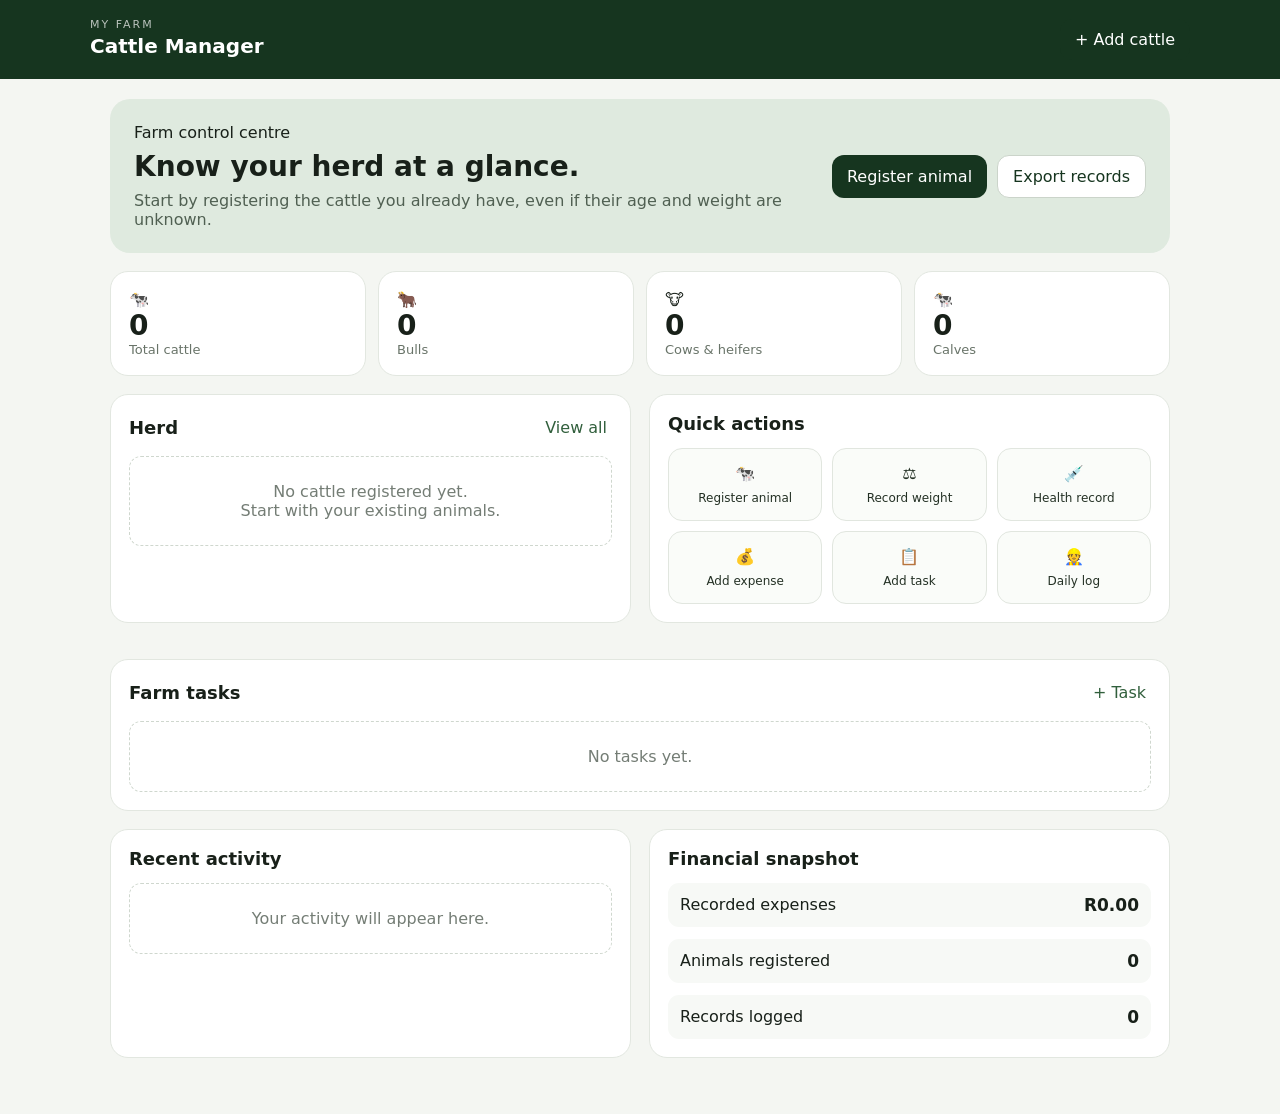
<file: index.html>
<!doctype html>
<html lang="en">
<head>
  <meta charset="UTF-8" />
  <meta name="viewport" content="width=device-width, initial-scale=1.0" />
  <meta name="theme-color" content="#16351f" />
  <link rel="manifest" href="manifest.webmanifest" />
  <link rel="icon" href="icon.svg" type="image/svg+xml" />
  <title>My Farm — Cattle Manager</title>
  <link rel="stylesheet" href="style.css" />
</head>
<body>
  <header class="topbar">
    <div>
      <div class="eyebrow">MY FARM</div>
      <h1>Cattle Manager</h1>
    </div>
    <button class="primary" id="quickAdd">+ Add cattle</button>
  </header>

  <main class="container">
    <section class="hero">
      <div>
        <span class="pill">Farm control centre</span>
        <h2>Know your herd at a glance.</h2>
        <p>Start by registering the cattle you already have, even if their age and weight are unknown.</p>
      </div>
      <div class="hero-actions">
        <button class="primary" id="registerBtn">Register animal</button>
        <button class="secondary" id="exportBtn">Export records</button>
      </div>
    </section>

    <section class="stats" id="stats"></section>

    <section class="grid-2">
      <div class="card">
        <div class="section-head"><h3>Herd</h3><button class="link" id="showAll">View all</button></div>
        <div id="herdList" class="animal-list"></div>
      </div>
      <div class="card">
        <div class="section-head"><h3>Quick actions</h3></div>
        <div class="quick-grid">
          <button class="action" data-action="animal">🐄<span>Register animal</span></button>
          <button class="action" data-action="weight">⚖️<span>Record weight</span></button>
          <button class="action" data-action="health">💉<span>Health record</span></button>
          <button class="action" data-action="expense">💰<span>Add expense</span></button>
          <button class="action" data-action="task">📋<span>Add task</span></button>
          <button class="action" data-action="caretaker">👷<span>Daily log</span></button>
        </div>
      </div>
    </section>

    <section class="card">
      <div class="section-head"><h3>Farm tasks</h3><button class="link" id="addTask">+ Task</button></div>
      <div id="taskList" class="task-list"></div>
    </section>

    <section class="grid-2">
      <div class="card">
        <div class="section-head"><h3>Recent activity</h3></div>
        <div id="activityList" class="activity-list"></div>
      </div>
      <div class="card">
        <div class="section-head"><h3>Financial snapshot</h3></div>
        <div class="finance" id="finance"></div>
      </div>
    </section>
  </main>

  <dialog id="animalDialog">
    <form method="dialog" id="animalForm" class="modal">
      <div class="section-head"><h3>Register animal</h3><button type="button" class="icon-btn" data-close>×</button></div>
      <p class="muted">Use a temporary ID if the animal has no ear tag.</p>
      <label>Animal ID<input name="id" required placeholder="BULL-001" /></label>
      <div class="form-grid">
        <label>Type<select name="type"><option>Bull</option><option>Cow</option><option>Heifer</option><option>Calf</option></select></label>
        <label>Breed<input name="breed" placeholder="Nguni / Bosmara / Unknown" /></label>
      </div>
      <div class="form-grid">
        <label>Estimated age (months)<input name="age" type="number" min="0" placeholder="Unknown" /></label>
        <label>Weight (kg)<input name="weight" type="number" min="0" placeholder="Unknown" /></label>
      </div>
      <label>Colour / markings<textarea name="markings" rows="2" placeholder="Brown, white face, etc."></textarea></label>
      <label>Notes<textarea name="notes" rows="2" placeholder="Anything useful about this animal"></textarea></label>
      <div class="modal-actions"><button type="button" class="secondary" data-close>Cancel</button><button class="primary">Save animal</button></div>
    </form>
  </dialog>

  <dialog id="taskDialog">
    <form method="dialog" id="taskForm" class="modal">
      <div class="section-head"><h3>Add farm task</h3><button type="button" class="icon-btn" data-close>×</button></div>
      <label>Task<input name="task" required placeholder="Check water tank" /></label>
      <label>Due date<input name="due" type="date" /></label>
      <div class="modal-actions"><button type="button" class="secondary" data-close>Cancel</button><button class="primary">Add task</button></div>
    </form>
  </dialog>

  <dialog id="recordDialog">
    <form method="dialog" id="recordForm" class="modal">
      <div class="section-head"><h3 id="recordTitle">Add record</h3><button type="button" class="icon-btn" data-close>×</button></div>
      <input type="hidden" name="recordType" />
      <label>Animal ID<input name="animalId" required placeholder="BULL-001" /></label>
      <label id="valueLabel">Details<textarea name="value" rows="3" required placeholder="Enter details"></textarea></label>
      <label>Cost (R)<input name="cost" type="number" min="0" step="0.01" placeholder="0" /></label>
      <div class="modal-actions"><button type="button" class="secondary" data-close>Cancel</button><button class="primary">Save record</button></div>
    </form>
  </dialog>

  <script src="app.js"></script>
  <script>
    if ('serviceWorker' in navigator) {
      window.addEventListener('load', () => navigator.serviceWorker.register('./sw.js'));
    }
  </script>
</body>
</html>
</file>
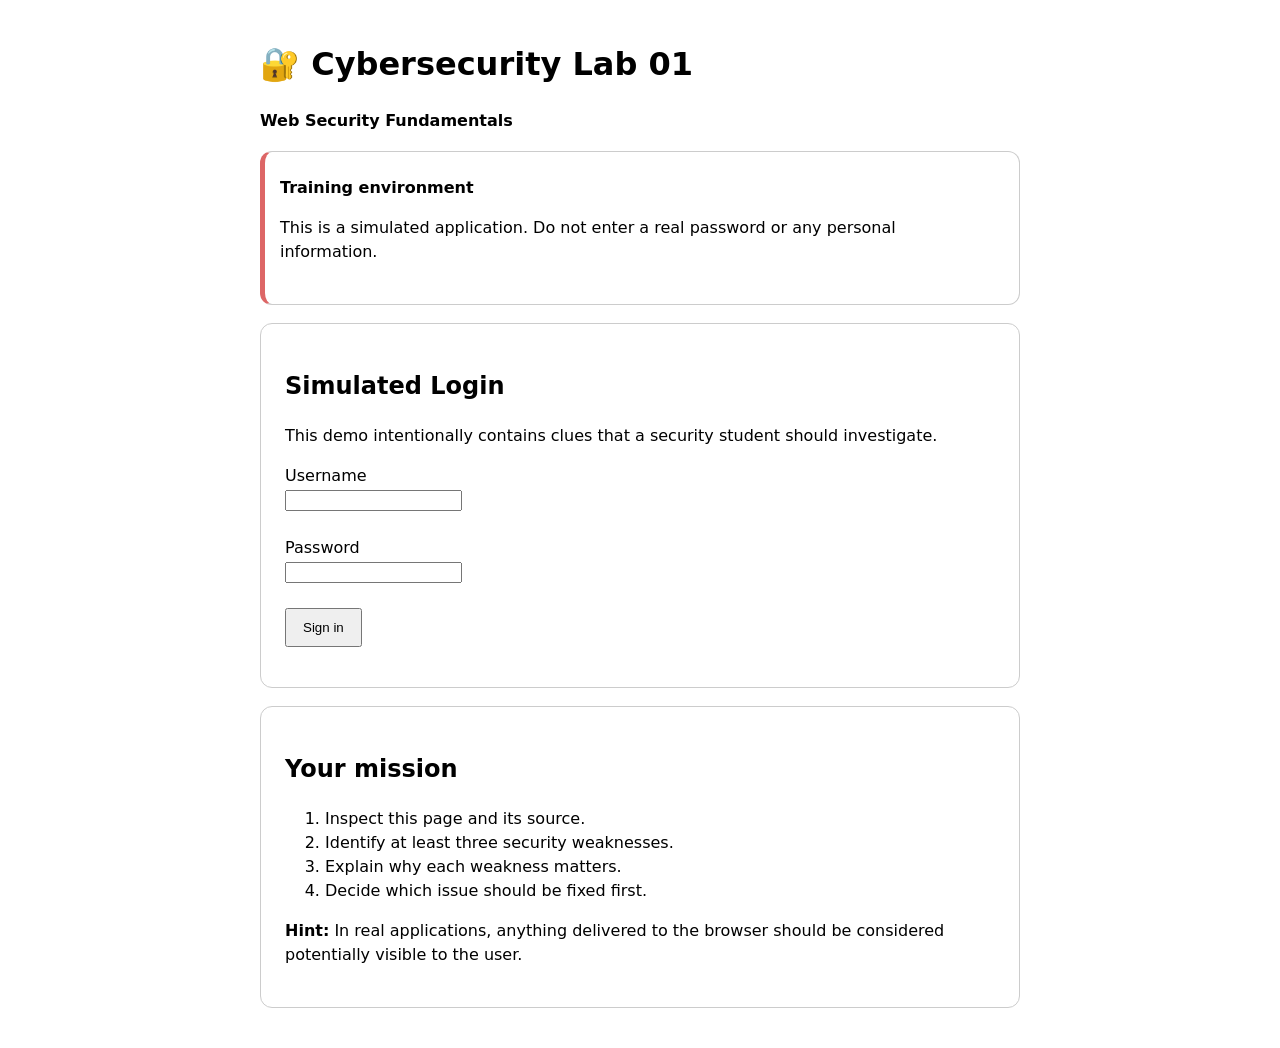
<file: cyber-lab/index.html>
<!doctype html>
<html lang="en">
<head>
  <meta charset="utf-8">
  <meta name="viewport" content="width=device-width,initial-scale=1">
  <title>Cybersecurity Lab 01</title>
  <style>
    body{font-family:system-ui,sans-serif;max-width:760px;margin:40px auto;padding:0 20px;line-height:1.5}
    .card{border:1px solid #ccc;border-radius:12px;padding:24px;margin:18px 0}
    code{background:#eee;padding:2px 5px;border-radius:4px}
    .warning{border-left:5px solid #d66;padding-left:15px}
    button{padding:10px 16px;cursor:pointer}
  </style>
</head>
<body>
  <h1>🔐 Cybersecurity Lab 01</h1>
  <p><strong>Web Security Fundamentals</strong></p>

  <div class="card warning">
    <strong>Training environment</strong>
    <p>This is a simulated application. Do not enter a real password or any personal information.</p>
  </div>

  <div class="card">
    <h2>Simulated Login</h2>
    <p>This demo intentionally contains clues that a security student should investigate.</p>
    <form onsubmit="return false">
      <label>Username<br><input id="username" autocomplete="off"></label><br><br>
      <label>Password<br><input id="password" type="password" autocomplete="off"></label><br><br>
      <button onclick="demoLogin()">Sign in</button>
    </form>
    <p id="result"></p>
  </div>

  <div class="card">
    <h2>Your mission</h2>
    <ol>
      <li>Inspect this page and its source.</li>
      <li>Identify at least three security weaknesses.</li>
      <li>Explain why each weakness matters.</li>
      <li>Decide which issue should be fixed first.</li>
    </ol>
    <p><strong>Hint:</strong> In real applications, anything delivered to the browser should be considered potentially visible to the user.</p>
  </div>

  <script>
    // Intentionally insecure training code. It does NOT contact a server.
    const demoUsername = 'lab-user';
    const demoPassword = 'training-only';

    function demoLogin(){
      const u=document.getElementById('username').value;
      const p=document.getElementById('password').value;
      document.getElementById('result').textContent =
        (u===demoUsername && p===demoPassword)
          ? 'Demo login accepted. This is only a local simulation.'
          : 'Demo login rejected.';
    }
  </script>
</body>
</html>
</file>
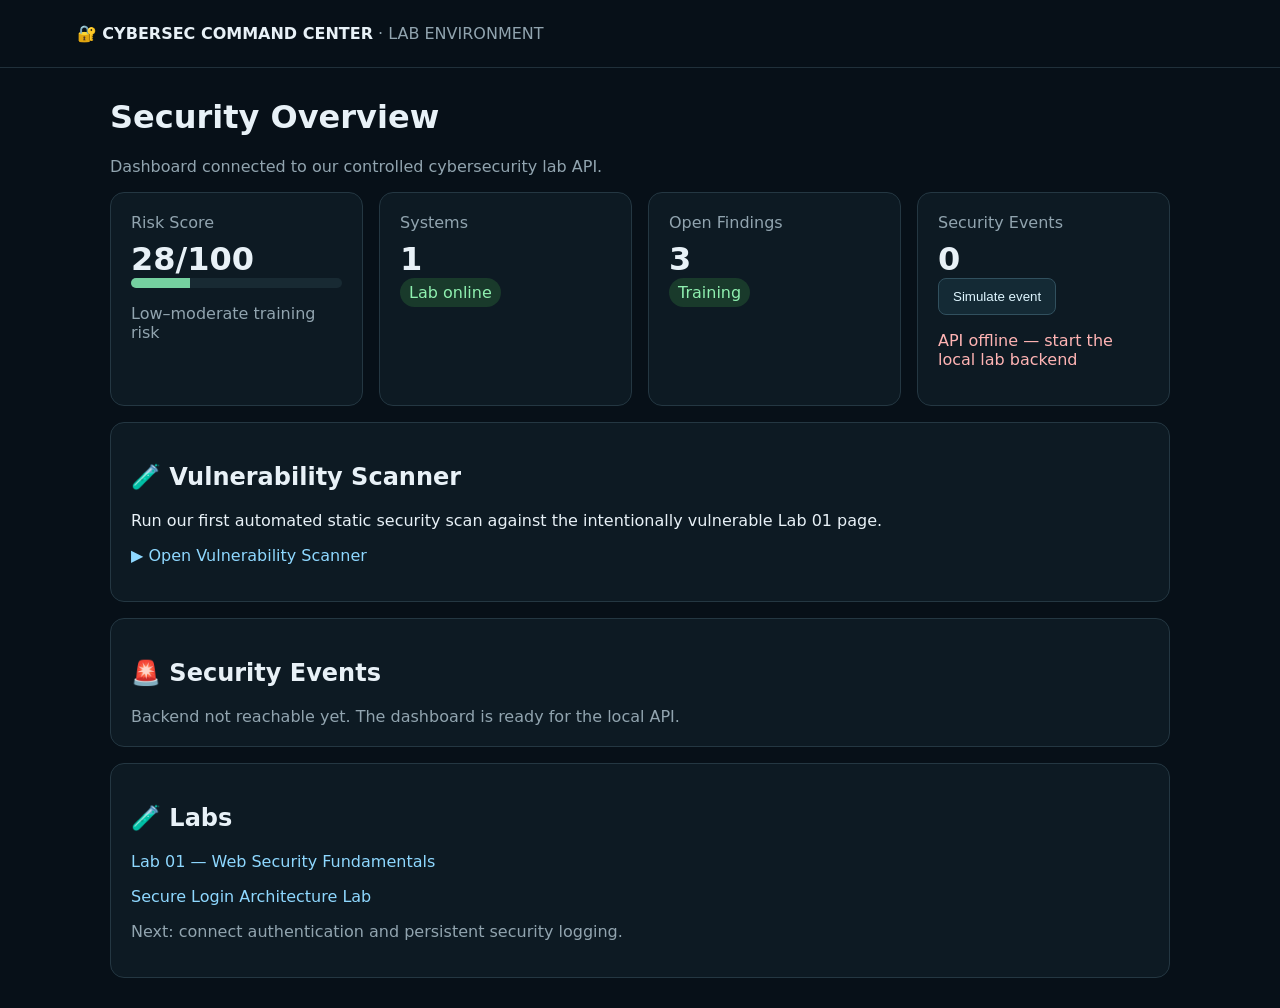
<file: cyber-lab/dashboard.html>
<!doctype html>
<html lang="en"><head><meta charset="utf-8"><meta name="viewport" content="width=device-width,initial-scale=1"><title>CyberSec Command Center</title><style>*{box-sizing:border-box}body{margin:0;font-family:system-ui;background:#071018;color:#e8f1f7}header{padding:24px 6%;border-bottom:1px solid #20303a}main{max-width:1100px;margin:30px auto;padding:0 20px}.grid{display:grid;grid-template-columns:repeat(auto-fit,minmax(210px,1fr));gap:16px}.card{background:#0d1a23;border:1px solid #243742;border-radius:14px;padding:20px}.value{font-size:32px;font-weight:700;margin-top:8px}.status{display:inline-block;padding:5px 9px;border-radius:999px;background:#193a2b;color:#8ff0b0}.muted{color:#91a4af}a{color:#8ed8ff;text-decoration:none}.bar{height:10px;background:#182a33;border-radius:20px;overflow:hidden}.bar span{display:block;width:28%;height:100%;background:#75d0a0}button{background:#142a35;color:#dff6ff;border:1px solid #31505e;border-radius:8px;padding:10px 14px;cursor:pointer}.error{color:#ffb4b4}</style></head><body><header><strong>🔐 CYBERSEC COMMAND CENTER</strong><span class="muted"> · LAB ENVIRONMENT</span></header><main><h1>Security Overview</h1><p class="muted">Dashboard connected to our controlled cybersecurity lab API.</p><div class="grid"><div class="card"><div class="muted">Risk Score</div><div class="value">28/100</div><div class="bar"><span></span></div><p class="muted">Low–moderate training risk</p></div><div class="card"><div class="muted">Systems</div><div class="value">1</div><span class="status">Lab online</span></div><div class="card"><div class="muted">Open Findings</div><div class="value">3</div><span class="status">Training</span></div><div class="card"><div class="muted">Security Events</div><div class="value" id="events">0</div><button onclick="addEvent()">Simulate event</button><p id="apiStatus" class="muted">Checking API…</p></div></div><div class="card" style="margin-top:16px"><h2>🧪 Vulnerability Scanner</h2><p>Run our first automated static security scan against the intentionally vulnerable Lab 01 page.</p><p><a href="scanner.html">▶ Open Vulnerability Scanner</a></p></div><div class="card" style="margin-top:16px"><h2>🚨 Security Events</h2><div id="log" class="muted">Loading events…</div></div><div class="card" style="margin-top:16px"><h2>🧪 Labs</h2><p><a href="index.html">Lab 01 — Web Security Fundamentals</a></p><p><a href="secure-login.html">Secure Login Architecture Lab</a></p><p class="muted">Next: connect authentication and persistent security logging.</p></div></main><script>
const API='http://127.0.0.1:5000/api';
async function loadEvents(){try{const r=await fetch(API+'/events');if(!r.ok)throw new Error('API error');const data=await r.json();const items=data.events||[];document.getElementById('events').textContent=items.length;document.getElementById('log').innerHTML=items.length?items.slice().reverse().map(e=>`<div><strong>${escapeHtml(e.type)}</strong> · ${escapeHtml(e.severity)} · ${new Date(e.timestamp).toLocaleString()}</div>`).join(''):'No events recorded yet.';document.getElementById('apiStatus').textContent='API connected';}catch(e){document.getElementById('apiStatus').textContent='API offline — start the local lab backend';document.getElementById('apiStatus').className='error';document.getElementById('log').textContent='Backend not reachable yet. The dashboard is ready for the local API.';}}
async function addEvent(){try{const r=await fetch(API+'/events',{method:'POST',headers:{'Content-Type':'application/json'},body:JSON.stringify({type:'SIMULATED_EVENT',severity:'LOW'})});if(!r.ok)throw new Error('API error');await loadEvents();}catch(e){document.getElementById('log').innerHTML='<span class="error">Could not record event. Is the local API running?</span>';}}
function escapeHtml(v){return String(v).replace(/[&<>\'"]/g,c=>({'&':'&amp;','<':'&lt;','>':'&gt;',"'":'&#39;','"':'&quot;'}[c]));}
loadEvents();
</script></body></html>
</file>
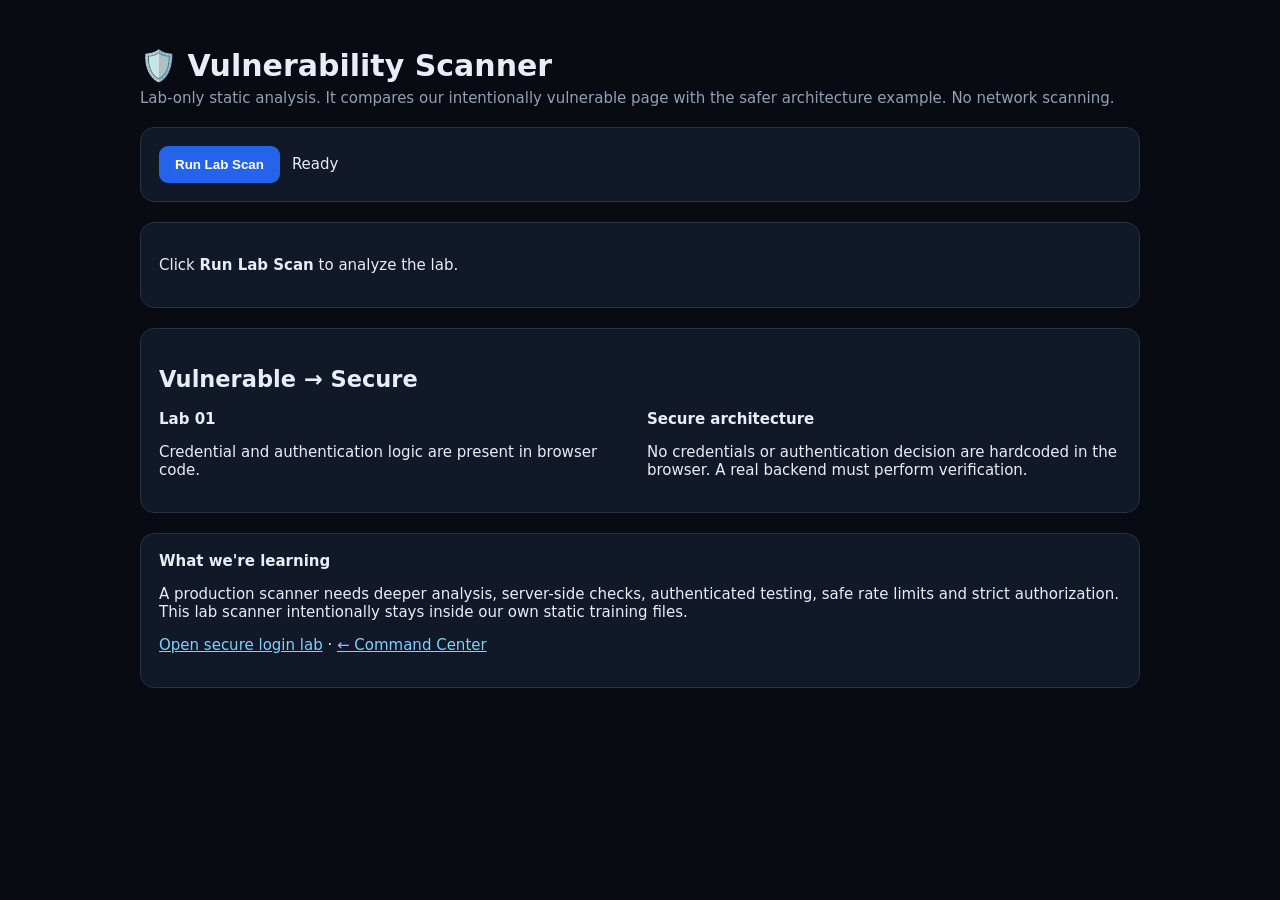
<file: cyber-lab/scanner.html>
<!doctype html>
<html lang="en">
<head>
<meta charset="utf-8"><meta name="viewport" content="width=device-width,initial-scale=1">
<title>CyberSec Lab — Vulnerability Scanner</title>
<style>
body{margin:0;background:#080b12;color:#e8edf7;font:15px system-ui,sans-serif}main{max-width:1000px;margin:auto;padding:28px}h1{margin-bottom:6px}.sub{color:#91a0b8}.panel{background:#111827;border:1px solid #263247;border-radius:14px;padding:18px;margin-top:20px}.finding{border-left:4px solid #f59e0b;background:#0c1220;padding:14px;margin:12px 0;border-radius:8px}.high{border-left-color:#ef4444}.medium{border-left-color:#f59e0b}.pass{border-left-color:#22c55e}.tag{display:inline-block;padding:3px 8px;border-radius:99px;background:#273449;margin-right:8px;font-size:12px}.ok{color:#86efac}.error{color:#fca5a5}button{border:0;border-radius:9px;padding:11px 16px;background:#2563eb;color:white;font-weight:700;cursor:pointer}a{color:#7dd3fc}.comparison{display:grid;grid-template-columns:1fr 1fr;gap:14px}@media(max-width:700px){.comparison{grid-template-columns:1fr}}
</style>
</head>
<body>
<main>
<h1>🛡️ Vulnerability Scanner</h1>
<div class="sub">Lab-only static analysis. It compares our intentionally vulnerable page with the safer architecture example. No network scanning.</div>
<div class="panel"><button id="scan">Run Lab Scan</button><span id="status" style="margin-left:12px">Ready</span></div>
<div id="results" class="panel"><p>Click <b>Run Lab Scan</b> to analyze the lab.</p></div>
<div class="panel"><h2>Vulnerable → Secure</h2><div class="comparison"><div><b>Lab 01</b><p>Credential and authentication logic are present in browser code.</p></div><div><b>Secure architecture</b><p>No credentials or authentication decision are hardcoded in the browser. A real backend must perform verification.</p></div></div></div>
<div class="panel"><b>What we're learning</b><p>A production scanner needs deeper analysis, server-side checks, authenticated testing, safe rate limits and strict authorization. This lab scanner intentionally stays inside our own static training files.</p><p><a href="secure-login.html">Open secure login lab</a> · <a href="dashboard.html">← Command Center</a></p></div>
<script>
const checks=[
{id:'HARDCODED_CREDENTIAL',title:'Hardcoded credential in client-side code',severity:'HIGH',test:s=>/(password|passwd|pwd)\\s*[:=]\\s*["'][^"']+["']/i.test(s),why:'Secrets placed in browser JavaScript can be discovered by anyone who can view source or developer tools.',fix:'Never store real passwords, API keys or tokens in frontend code. Verify credentials on a trusted server.'},
{id:'CLIENT_AUTH',title:'Client-side authentication decision',severity:'HIGH',test:s=>/if\\s*\\(\\s*user(name)?\\s*===|if\\s*\\(.*password.*===/i.test(s),why:'A browser can be modified by the user, so it cannot be trusted to enforce authentication.',fix:'Move authentication and authorization decisions to a server-side component.'},
{id:'DEMO_WARNING',title:'Training/demo credential disclosure',severity:'MEDIUM',test:s=>/training-only|demo password|demo-password/i.test(s),why:'Anything shipped to the browser is potentially visible to the user.',fix:'Keep training credentials fake and ensure they cannot grant access to real systems.'}
];
async function get(path){const r=await fetch(path,{cache:'no-store'});if(!r.ok)throw new Error('Could not load '+path);return r.text()}
async function run(){
const status=document.getElementById('status'),out=document.getElementById('results');status.textContent='Scanning…';out.innerHTML='';
try{
const [vulnerable,secure]=await Promise.all([get('index.html'),get('secure-login.html')]);
const found=checks.filter(c=>c.test(vulnerable));
const secureFindings=checks.filter(c=>c.test(secure));
status.innerHTML='<span class="ok">Scan complete</span>';
out.innerHTML=`<h2>${found.length} finding(s) in Lab 01</h2><p>Target: <code>index.html</code> · Scope: local lab only</p>`+
found.map(f=>`<div class="finding ${f.severity.toLowerCase()}"><span class="tag">${f.severity}</span><b>${f.title}</b><p><b>Why it matters:</b> ${f.why}</p><p><b>Recommended fix:</b> ${f.fix}</p><small>ID: ${f.id}</small></div>`).join('')+
`<h2>Secure version check</h2>`+(secureFindings.length===0?'<div class="finding pass"><span class="tag">PASS</span><b>No known lab patterns detected.</b><p>The secure example avoids the three patterns this training scanner checks.</p></div>':secureFindings.map(f=>`<div class="finding ${f.severity.toLowerCase()}"><span class="tag">${f.severity}</span><b>${f.title}</b></div>`).join(''))+
`<p><b>Lesson:</b> fixing a finding means changing the architecture, not merely hiding the code.</p>`;
}catch(e){status.innerHTML='<span class="error">Scan failed</span>';out.innerHTML='<p class="error">'+e.message+'</p><p>Make sure all lab files are in the same folder.</p>'}
}
document.getElementById('scan').addEventListener('click',run);
</script>
</main>
</body>
</html>
</file>
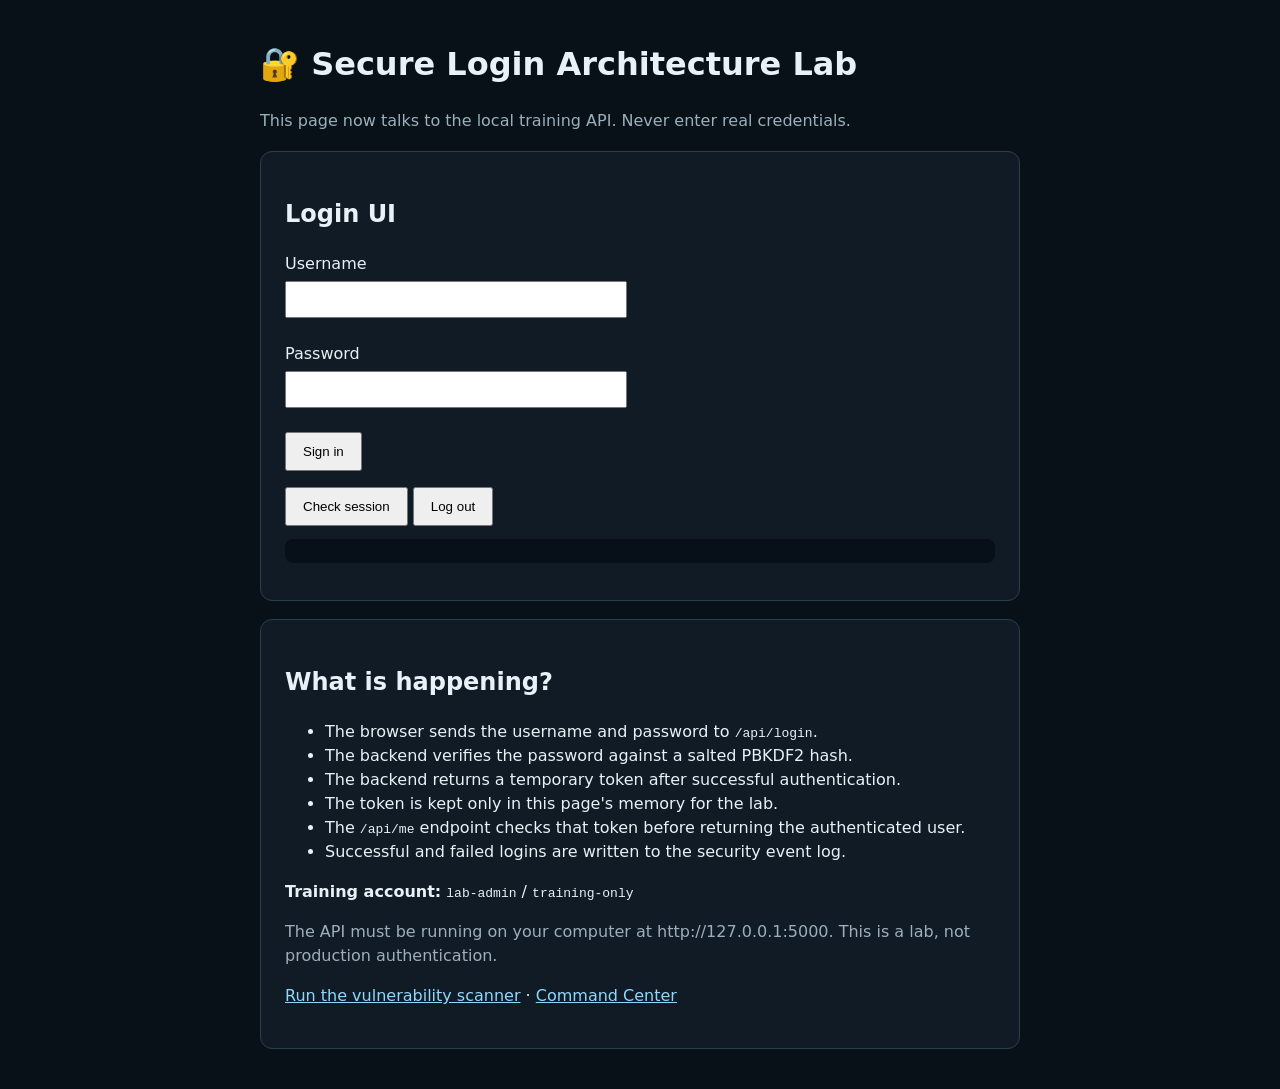
<file: cyber-lab/secure-login.html>
<!doctype html>
<html lang="en">
<head>
<meta charset="utf-8"><meta name="viewport" content="width=device-width,initial-scale=1">
<title>Cybersecurity Lab — Secure Login</title>
<style>body{font-family:system-ui,sans-serif;max-width:760px;margin:40px auto;padding:0 20px;line-height:1.5;background:#081018;color:#e8f1f7}.card{background:#101b25;border:1px solid #29404d;border-radius:12px;padding:24px;margin:18px 0}input{padding:9px;margin-top:5px;width:min(100%,320px)}button{padding:10px 16px;cursor:pointer}.ok{color:#8ff0b0}.bad{color:#ff8f8f}.muted{color:#9bb0bb}a{color:#8ed8ff}pre{white-space:pre-wrap;background:#071018;padding:12px;border-radius:8px}</style>
</head>
<body>
<h1>🔐 Secure Login Architecture Lab</h1>
<p class="muted">This page now talks to the local training API. Never enter real credentials.</p>
<div class="card">
<h2>Login UI</h2>
<form id="loginForm">
<label>Username<br><input id="username" autocomplete="username" required></label><br><br>
<label>Password<br><input id="password" type="password" autocomplete="current-password" required></label><br><br>
<button>Sign in</button>
</form>
<p id="result"></p>
<button id="meBtn" type="button">Check session</button>
<button id="logoutBtn" type="button">Log out</button>
<pre id="session"></pre>
</div>
<div class="card">
<h2>What is happening?</h2>
<ul>
<li>The browser sends the username and password to <code>/api/login</code>.</li>
<li>The backend verifies the password against a salted PBKDF2 hash.</li>
<li>The backend returns a temporary token after successful authentication.</li>
<li>The token is kept only in this page's memory for the lab.</li>
<li>The <code>/api/me</code> endpoint checks that token before returning the authenticated user.</li>
<li>Successful and failed logins are written to the security event log.</li>
</ul>
<p><strong>Training account:</strong> <code>lab-admin</code> / <code>training-only</code></p>
<p class="muted">The API must be running on your computer at http://127.0.0.1:5000. This is a lab, not production authentication.</p>
<p><a href="scanner.html">Run the vulnerability scanner</a> · <a href="dashboard.html">Command Center</a></p>
</div>
<script>
const API='http://127.0.0.1:5000/api';
let authToken=null;
const result=document.getElementById('result');
const session=document.getElementById('session');

async function login(e){
 e.preventDefault();
 result.className='muted'; result.textContent='Sending credentials to the local backend...';
 try{
  const response=await fetch(API+'/login',{method:'POST',headers:{'Content-Type':'application/json'},body:JSON.stringify({username:document.getElementById('username').value,password:document.getElementById('password').value})});
  const data=await response.json();
  if(!response.ok){authToken=null;result.className='bad';result.textContent=data.error||'Login failed';return;}
  authToken=data.token;
  result.className='ok'; result.textContent='Login successful. Temporary session token received.';
  await checkSession();
 }catch(err){result.className='bad';result.textContent='Backend unavailable. Start the local Flask API first.';}
}

async function checkSession(){
 if(!authToken){session.textContent='No active session.';return;}
 try{
  const response=await fetch(API+'/me',{headers:{Authorization:'Bearer '+authToken}});
  const data=await response.json();
  session.textContent=response.ok?'Authenticated user: '+data.user.username+'\nRole: '+data.user.role:'Session invalid or expired.';
 }catch(err){session.textContent='Could not reach the backend.';}
}

document.getElementById('loginForm').addEventListener('submit',login);
document.getElementById('meBtn').addEventListener('click',checkSession);
document.getElementById('logoutBtn').addEventListener('click',()=>{authToken=null;session.textContent='Logged out. Token removed from browser memory.';result.className='muted';result.textContent='Session ended.';});
</script>
</body>
</html>
</file>
<file: style.css>
*{box-sizing:border-box}body{margin:0;font-family:Inter,system-ui,-apple-system,BlinkMacSystemFont,"Segoe UI",sans-serif;background:#f4f6f2;color:#182019}button,input,select,textarea{font:inherit}button{cursor:pointer}.topbar{background:#16351f;color:#fff;padding:18px max(20px,calc((100% - 1100px)/2));display:flex;align-items:center;justify-content:space-between;gap:12px}.eyebrow{font-size:11px;letter-spacing:2px;opacity:.7}.topbar h1{font-size:20px;margin:3px 0}.container{max-width:1100px;margin:auto;padding:20px}.hero{background:#dfeadf;border-radius:20px;padding:24px;display:flex;align-items:center;justify-content:space-between;gap:24px;margin-bottom:18px}.hero h2{font-size:28px;margin:8px 0}.hero p{margin:0;color:#506052;max-width:650px}.hero-actions{display:flex;gap:10px;flex-wrap:wrap}.primary,.secondary,.link,.icon-btn{border:0;border-radius:12px;padding:11px 15px}.primary{background:#16351f;color:#fff}.secondary{background:#fff;color:#16351f;border:1px solid #cbd4ca}.link{background:none;color:#315f3c;padding:5px}.stats{display:grid;grid-template-columns:repeat(4,1fr);gap:12px;margin-bottom:18px}.stat,.card{background:#fff;border:1px solid #e2e7e0;border-radius:18px}.stat{padding:18px}.stat .number{font-size:28px;font-weight:750}.stat .label,.muted{color:#697469;font-size:13px}.grid-2{display:grid;grid-template-columns:1fr 1fr;gap:18px;margin-bottom:18px}.card{padding:18px;margin-bottom:18px}.section-head{display:flex;align-items:center;justify-content:space-between;gap:10px}.section-head h3{margin:0;font-size:18px}.animal-list,.task-list,.activity-list{display:grid;gap:10px;margin-top:14px}.animal,.task,.activity{padding:13px;border:1px solid #e5e9e4;border-radius:13px;display:flex;align-items:center;justify-content:space-between;gap:10px}.animal-main{display:flex;align-items:center;gap:12px}.animal-icon{width:40px;height:40px;border-radius:12px;background:#edf2eb;display:grid;place-items:center;font-size:21px}.animal strong{display:block}.animal small{color:#727b73}.quick-grid{display:grid;grid-template-columns:repeat(3,1fr);gap:10px;margin-top:14px}.action{border:1px solid #e1e6df;background:#fafcf9;border-radius:14px;padding:15px 8px;display:grid;gap:8px;justify-items:center;color:#243125}.action span{font-size:12px}.task.done{opacity:.55}.task button{border:0;background:#edf2eb;border-radius:9px;padding:7px}.finance{display:grid;gap:12px;margin-top:14px}.money{display:flex;justify-content:space-between;padding:12px;background:#f7f9f6;border-radius:11px}.money strong{font-size:17px}.modal{min-width:min(92vw,520px);padding:22px;border:0;border-radius:18px}.modal::backdrop{background:rgba(0,0,0,.45)}label{display:block;font-size:13px;font-weight:650;margin-top:13px}input,select,textarea{width:100%;margin-top:6px;padding:11px;border:1px solid #ccd4ca;border-radius:10px;background:#fff}textarea{resize:vertical}.form-grid{display:grid;grid-template-columns:1fr 1fr;gap:12px}.modal-actions{display:flex;justify-content:flex-end;gap:10px;margin-top:18px}.icon-btn{font-size:24px;background:#f1f3f0;padding:2px 10px}.empty{padding:25px;text-align:center;color:#747d75;border:1px dashed #cfd7ce;border-radius:12px}.badge{font-size:11px;background:#edf2eb;border-radius:999px;padding:5px 8px}@media(max-width:700px){.topbar{padding:15px 16px}.topbar .primary{display:none}.container{padding:14px}.hero{padding:18px;display:block}.hero h2{font-size:23px}.hero-actions{margin-top:15px}.stats{grid-template-columns:1fr 1fr}.grid-2{grid-template-columns:1fr}.quick-grid{grid-template-columns:repeat(2,1fr)}.form-grid{grid-template-columns:1fr}.modal{min-width:0;width:92vw}.card{margin-bottom:14px}}
</file>
